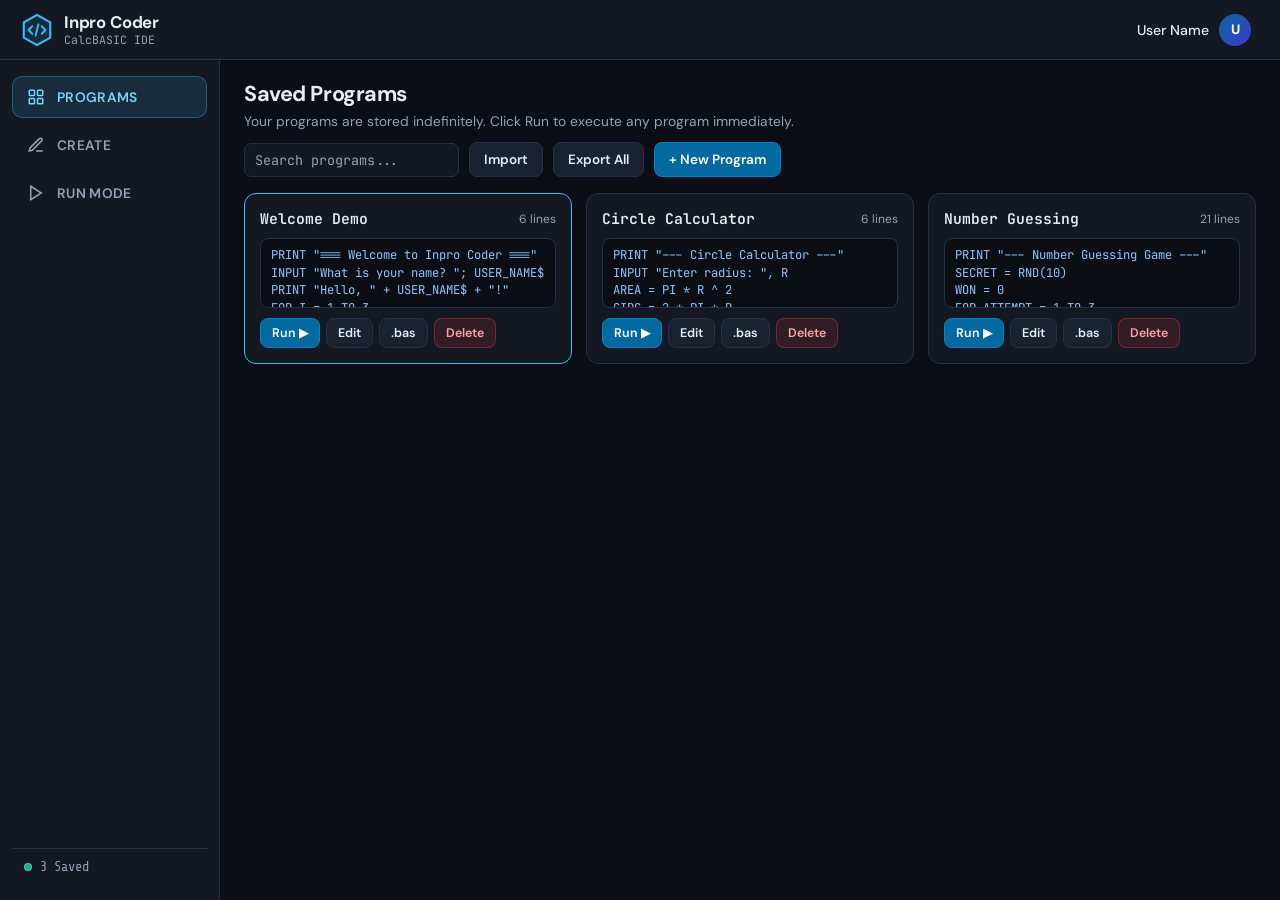
<file: inpro-coder/index.html>
<!DOCTYPE html>
<html lang="en">
<head>
  <meta charset="UTF-8">
  <meta name="viewport" content="width=device-width, initial-scale=1.0">
  <meta name="description" content="Inpro Coder — CalcBASIC Web IDE for writing, storing, exporting, and running BASIC programs.">
  <title>Inpro Coder — CalcBASIC IDE</title>
  <link rel="stylesheet" href="style.css">
</head>
<body>
  <div class="app-shell">
    <!-- Top Header -->
    <header class="top-header">
      <div class="brand">
        <svg class="brand-hex" viewBox="0 0 36 36" fill="none" aria-hidden="true">
          <polygon points="18,2 32,10 32,26 18,34 4,26 4,10" stroke="currentColor" stroke-width="2.2" fill="rgba(56, 189, 248, 0.12)" />
          <path d="M13 14l-4 4 4 4M23 14l4 4-4 4M19.5 12l-3 12" stroke="currentColor" stroke-width="2" stroke-linecap="round" stroke-linejoin="round" />
        </svg>
        <div class="brand-text">
          <span class="brand-name">Inpro Coder</span>
          <span class="brand-sub">CalcBASIC IDE</span>
        </div>
      </div>

      <div class="user-menu-wrap">
        <button class="user-trigger" id="userTrigger" aria-expanded="false" aria-haspopup="true">
          <span class="user-name" id="userName">User Name</span>
          <span class="user-avatar" aria-hidden="true">U</span>
        </button>
        <div class="user-dropdown" id="userDropdown" hidden>
          <div class="dropdown-meta">Local Workspace <span class="badge-soon">Auth Pending</span></div>
          <button class="dropdown-item danger" id="btnLogout">Logout</button>
        </div>
      </div>
    </header>

    <!-- Body Grid -->
    <div class="app-body">
      <aside class="sidebar" aria-label="Main Navigation">
        <nav class="nav-list">
          <button class="nav-btn active" data-view="programs" id="navPrograms">
            <svg width="18" height="18" viewBox="0 0 24 24" fill="none" stroke="currentColor" stroke-width="2"><rect x="3" y="3" width="7" height="7" rx="1"/><rect x="14" y="3" width="7" height="7" rx="1"/><rect x="3" y="14" width="7" height="7" rx="1"/><rect x="14" y="14" width="7" height="7" rx="1"/></svg>
            <span>PROGRAMS</span>
          </button>
          <button class="nav-btn" data-view="create" id="navCreate">
            <svg width="18" height="18" viewBox="0 0 24 24" fill="none" stroke="currentColor" stroke-width="2"><path d="M12 20h9"/><path d="M16.5 3.5a2.121 2.121 0 0 1 3 3L7 19l-4 1 1-4L16.5 3.5z"/></svg>
            <span>CREATE</span>
          </button>
          <button class="nav-btn" data-view="run" id="navRun">
            <svg width="18" height="18" viewBox="0 0 24 24" fill="none" stroke="currentColor" stroke-width="2"><polygon points="5 3 19 12 5 21 5 3"/></svg>
            <span>RUN MODE</span>
          </button>
        </nav>

        <div class="sidebar-footer">
          <div class="status-mini">
            <span class="dot-online"></span>
            <span id="sidebarCount">3 Saved</span>
          </div>
        </div>
      </aside>

      <main class="workspace">
        <!-- VIEW 1: PROGRAMS -->
        <section class="view active" id="view-programs">
          <div class="view-header">
            <div>
              <h1>Saved Programs</h1>
              <p class="view-desc">Your programs are stored indefinitely. Click Run to execute any program immediately.</p>
            </div>
            <div class="view-actions">
              <input type="search" id="programSearch" class="text-input" placeholder="Search programs...">
              <label class="btn secondary file-btn">
                Import
                <input type="file" id="fileImportInput" accept=".bas,.txt,.json" hidden>
              </label>
              <button class="btn secondary" id="btnDownloadAll">Export All</button>
              <button class="btn primary" id="btnNewProgram">+ New Program</button>
            </div>
          </div>

          <div class="cards-grid" id="programsGrid"></div>
        </section>

        <!-- VIEW 2: CREATE -->
        <section class="view" id="view-create">
          <div class="create-toolbar">
            <div class="toolbar-left">
              <label class="field-inline">
                <span>Program Name</span>
                <input type="text" id="editorNameInput" class="text-input" placeholder="My Program">
              </label>
            </div>
            <div class="toolbar-right">
              <button class="btn secondary" id="btnEditorClear">Clear</button>
              <button class="btn secondary" id="btnEditorSave">Save</button>
              <button class="btn primary" id="btnEditorSaveRun">Save &amp; Run ▶</button>
            </div>
          </div>

          <div class="snippet-bar">
            <span class="snippet-label">Insert:</span>
            <button class="chip" data-insert=" → ">→</button>
            <button class="chip" data-insert="^">^</button>
            <button class="chip" data-insert=" <> ">&lt;&gt;</button>
            <button class="chip" data-insert='PRINT ""'>PRINT</button>
            <button class="chip" data-insert='INPUT "Value: ", X'>INPUT</button>
            <button class="chip" data-insert="FOR I = 1 TO 5&#10;    PRINT I&#10;NEXT I">FOR...NEXT</button>
            <button class="chip" data-insert="IF X > 0 THEN&#10;    PRINT X&#10;ELSE&#10;    PRINT 0&#10;END IF">IF...ELSE</button>
          </div>

          <div class="editor-container">
            <div class="line-gutter" id="lineGutter" aria-hidden="true">1</div>
            <textarea id="codeEditor" class="code-textarea" spellcheck="false" placeholder="Write CalcBASIC code here...&#10;Example:&#10;PRINT &quot;Hello Inpro Coder!&quot;&#10;INPUT &quot;Enter number: &quot;, N&#10;PRINT SQRT(N)"></textarea>
          </div>
        </section>

        <!-- VIEW 3: RUN MODE -->
        <section class="view" id="view-run">
          <div class="run-toolbar">
            <div class="toolbar-left">
              <label class="field-inline">
                <span>Program</span>
                <select id="runProgramSelect" class="select-input"></select>
              </label>
              <button class="btn primary" id="btnRunStart">RUN ▶</button>
              <button class="btn danger" id="btnRunStop" disabled>STOP ■</button>
              <button class="btn secondary" id="btnRunClear">Clear Console</button>
            </div>
            <div class="toolbar-right">
              <button class="btn secondary" id="btnToggleVars">Variables (0)</button>
            </div>
          </div>

          <div class="run-layout">
            <div class="console-panel">
              <div class="casio-status-strip">
                <span id="runStatusText">READY</span>
                <span id="runStateBadge" class="state-badge idle">IDLE</span>
              </div>

              <div class="console-output" id="consoleOutput" aria-live="polite"></div>

              <form class="console-input-bar" id="consoleInputForm">
                <span class="prompt-chevron" id="inputPromptLabel">&gt;</span>
                <input type="text" id="consoleInput" class="console-input" placeholder='Type INPUT response or quick expression (e.g. PRINT 2+2, SQRT(16))...' autocomplete="off">
                <button type="submit" class="btn primary" id="btnConsoleSubmit">EXE</button>
              </form>
            </div>

            <aside class="vars-panel" id="varsPanel" hidden>
              <div class="vars-header">
                <h2>Variables</h2>
                <button class="icon-close" id="btnCloseVars" aria-label="Close Variables">✕</button>
              </div>
              <div class="vars-list" id="varsList">
                <div class="muted">No variables set yet.</div>
              </div>
            </aside>
          </div>
        </section>
      </main>
    </div>
  </div>

  <div class="toast" id="toast" role="status" aria-live="polite"></div>

  <script src="engine.js"></script>
  <script src="app.js"></script>
</body>
</html>
</file>
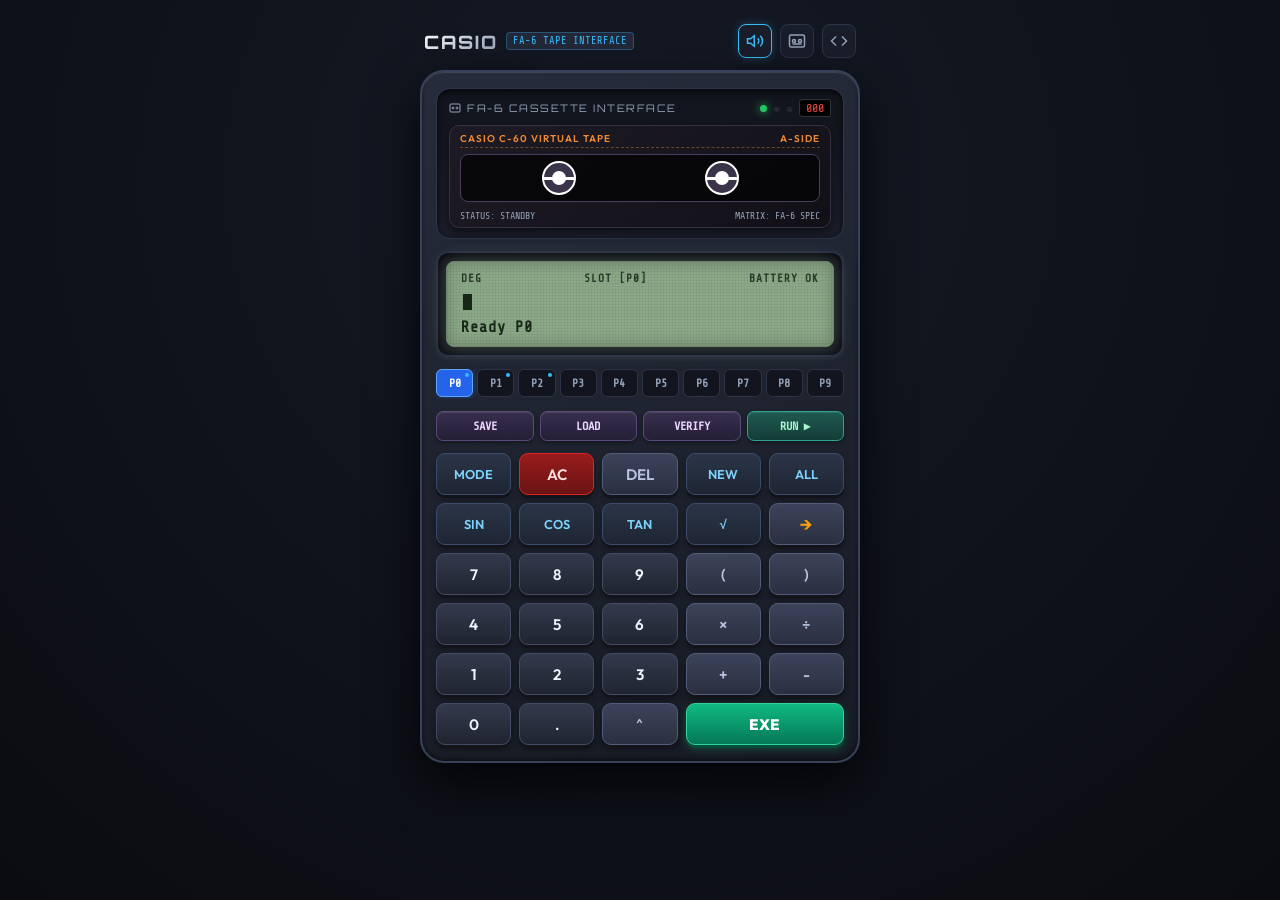
<file: web/index.html>
<!DOCTYPE html>
<html lang="en">
<head>
  <meta charset="UTF-8">
  <meta name="viewport" content="width=device-width, initial-scale=1.0, maximum-scale=1.0, user-scalable=no">
  <meta name="description" content="Interactive web mobile simulator for the vintage Casio BASIC pocket computer, program areas P0-P9, and FA-6 cassette tape interface.">
  <title>Casio FX Pocket Computer & FA-6 Tape Deck</title>
  <link rel="stylesheet" href="style.css">
</head>
<body>

  <!-- App Header & Controls -->
  <header class="app-header">
    <div class="brand-badge">
      <h1 class="brand-title">CASIO</h1>
      <span class="model-tag">FA-6 TAPE INTERFACE</span>
    </div>
    <div class="header-actions">
      <button id="btnSoundToggle" class="icon-btn active" title="Toggle Sound (Audio Synthesizer)" aria-label="Toggle Sound">
        <svg width="18" height="18" viewBox="0 0 24 24" fill="none" stroke="currentColor" stroke-width="2">
          <polygon points="11 5 6 9 2 9 2 15 6 15 11 19 11 5"></polygon>
          <path d="M19.07 4.93a10 10 0 0 1 0 14.14M15.54 8.46a5 5 0 0 1 0 7.07"></path>
        </svg>
      </button>
      <button id="btnTapeLibrary" class="icon-btn" title="View Saved Cassette Tapes" aria-label="Tape Library">
        <svg width="18" height="18" viewBox="0 0 24 24" fill="none" stroke="currentColor" stroke-width="2">
          <rect x="2" y="4" width="20" height="16" rx="2"></rect>
          <circle cx="8" cy="12" r="2"></circle>
          <circle cx="16" cy="12" r="2"></circle>
          <path d="M6 16h12"></path>
        </svg>
      </button>
      <button id="btnCodeEditor" class="icon-btn" title="Open Program Editor" aria-label="Program Editor">
        <svg width="18" height="18" viewBox="0 0 24 24" fill="none" stroke="currentColor" stroke-width="2">
          <polyline points="16 18 22 12 16 6"></polyline>
          <polyline points="8 6 2 12 8 18"></polyline>
        </svg>
      </button>
    </div>
  </header>

  <!-- Pocket Computer Main Device Shell -->
  <main class="device-container" id="casioDevice">

    <!-- FA-6 Cassette Tape Unit -->
    <section class="tape-dock" id="tapeDock">
      <div class="tape-dock-header">
        <div class="tape-dock-title">
          <svg width="12" height="12" viewBox="0 0 24 24" fill="none" stroke="currentColor" stroke-width="2">
            <rect x="2" y="4" width="20" height="16" rx="2"></rect>
            <circle cx="8" cy="12" r="2"></circle>
            <circle cx="16" cy="12" r="2"></circle>
          </svg>
          FA-6 CASSETTE INTERFACE
        </div>
        <div class="tape-leds">
          <div class="tape-led green on" id="ledPower" title="Power / Ready"></div>
          <div class="tape-led red" id="ledRec" title="Recording (SAVE)"></div>
          <div class="tape-led amber" id="ledPlay" title="Playing (LOAD/VERIFY)"></div>
          <div class="tape-counter" id="tapeCounter">000</div>
        </div>
      </div>

      <div class="cassette-box">
        <div class="cassette-label">
          <span>CASIO C-60 VIRTUAL TAPE</span>
          <span id="tapeActiveFileName">A-SIDE</span>
        </div>
        <div class="cassette-window">
          <div class="tape-spool" id="spoolLeft"></div>
          <div class="tape-spool" id="spoolRight"></div>
        </div>
        <div class="tape-status-bar">
          <span id="tapeModeStatus">STATUS: STANDBY</span>
          <span id="tapeCompatMode">MATRIX: FA-6 SPEC</span>
        </div>
      </div>
    </section>

    <!-- Dot Matrix LCD Screen -->
    <section class="lcd-bezel">
      <div class="lcd-screen" id="lcdScreen">
        <div class="lcd-header">
          <span id="lcdAngleMode">DEG</span>
          <span id="lcdSlotBadge">SLOT [P0]</span>
          <span id="lcdBattery">BATTERY OK</span>
        </div>
        <div class="lcd-main-line" id="lcdMainLine">
          <span id="lcdText"></span><span class="cursor-blink" id="lcdCursor"></span>
        </div>
        <div class="lcd-sub-line" id="lcdSubLine">
          <span id="lcdStatus">Ready P0</span>
          <span id="lcdExtraStatus"></span>
        </div>
      </div>
    </section>

    <!-- Program Area Slots (P0 - P9) -->
    <nav class="program-slots-bar" id="slotTabBar" aria-label="Program Area Selector">
      <button class="slot-btn active" data-slot="0" id="slotBtn0">P0</button>
      <button class="slot-btn" data-slot="1" id="slotBtn1">P1</button>
      <button class="slot-btn" data-slot="2" id="slotBtn2">P2</button>
      <button class="slot-btn" data-slot="3" id="slotBtn3">P3</button>
      <button class="slot-btn" data-slot="4" id="slotBtn4">P4</button>
      <button class="slot-btn" data-slot="5" id="slotBtn5">P5</button>
      <button class="slot-btn" data-slot="6" id="slotBtn6">P6</button>
      <button class="slot-btn" data-slot="7" id="slotBtn7">P7</button>
      <button class="slot-btn" data-slot="8" id="slotBtn8">P8</button>
      <button class="slot-btn" data-slot="9" id="slotBtn9">P9</button>
    </nav>

    <!-- Fast Action Command Toolbar -->
    <div class="quick-tape-bar">
      <button class="tape-cmd-btn" id="btnQuickSave" title="Save Active Slot">SAVE</button>
      <button class="tape-cmd-btn" id="btnQuickLoad" title="Load Program">LOAD</button>
      <button class="tape-cmd-btn" id="btnQuickVerify" title="Verify Tape Program">VERIFY</button>
      <button class="tape-cmd-btn run-btn" id="btnQuickRun" title="Run Active Program">RUN ▶</button>
    </div>

    <!-- Tactile Keypad -->
    <div class="keypad-grid" id="keypad">
      <!-- Row 1 -->
      <button class="key-btn fn" data-key="MODE">MODE</button>
      <button class="key-btn clear" data-key="AC">AC</button>
      <button class="key-btn op" data-key="DEL">DEL</button>
      <button class="key-btn fn" data-key="NEW">NEW</button>
      <button class="key-btn fn" data-key="ALL">ALL</button>

      <!-- Row 2 -->
      <button class="key-btn fn" data-key="SIN">SIN</button>
      <button class="key-btn fn" data-key="COS">COS</button>
      <button class="key-btn fn" data-key="TAN">TAN</button>
      <button class="key-btn fn" data-key="SQR">√</button>
      <button class="key-btn op arrow" data-key="→">→</button>

      <!-- Row 3 -->
      <button class="key-btn" data-key="7">7</button>
      <button class="key-btn" data-key="8">8</button>
      <button class="key-btn" data-key="9">9</button>
      <button class="key-btn op" data-key="(">(</button>
      <button class="key-btn op" data-key=")">)</button>

      <!-- Row 4 -->
      <button class="key-btn" data-key="4">4</button>
      <button class="key-btn" data-key="5">5</button>
      <button class="key-btn" data-key="6">6</button>
      <button class="key-btn op" data-key="*">×</button>
      <button class="key-btn op" data-key="/">÷</button>

      <!-- Row 5 -->
      <button class="key-btn" data-key="1">1</button>
      <button class="key-btn" data-key="2">2</button>
      <button class="key-btn" data-key="3">3</button>
      <button class="key-btn op" data-key="+">+</button>
      <button class="key-btn op" data-key="-">-</button>

      <!-- Row 6 -->
      <button class="key-btn" data-key="0">0</button>
      <button class="key-btn" data-key=".">.</button>
      <button class="key-btn op" data-key="^">^</button>
      <button class="key-btn exe" data-key="EXE" id="keyExe">EXE</button>
    </div>

  </main>

  <!-- Modal: Program Code Editor -->
  <div class="modal-overlay" id="modalEditor">
    <div class="modal-sheet">
      <div class="modal-header">
        <h2 class="modal-title" id="editorTitle">PROGRAM AREA P0</h2>
        <button class="icon-btn" id="btnCloseEditor">✕</button>
      </div>
      <div class="modal-content">
        <p style="font-size: 0.75rem; color: #94a3b8;">Enter line-numbered BASIC program or select a pre-made sample:</p>
        
        <div class="presets-grid">
          <span style="font-size: 0.72rem; color: #94a3b8; align-self: center;">Samples:</span>
          <button class="preset-chip" data-sample="counter">P0: 1-10 Counter</button>
          <button class="preset-chip" data-sample="math">P1: Circle Area</button>
          <button class="preset-chip" data-sample="quadratic">P2: Quadratic Solver</button>
        </div>

        <textarea class="code-editor-area" id="txtProgramEditor" placeholder="10 PRINT &quot;HELLO WORLD&quot;&#10;20 A = 10 + 20&#10;30 PRINT A"></textarea>

        <div class="btn-row">
          <button class="action-btn secondary" id="btnClearSlotCode">Clear Slot</button>
          <button class="action-btn primary" id="btnSaveSlotCode">Save to Slot</button>
        </div>
      </div>
    </div>
  </div>

  <!-- Modal: Virtual Tape Library -->
  <div class="modal-overlay" id="modalTapeLibrary">
    <div class="modal-sheet">
      <div class="modal-header">
        <h2 class="modal-title">FA-6 TAPE LIBRARY</h2>
        <button class="icon-btn" id="btnCloseTapeLibrary">✕</button>
      </div>
      <div class="modal-content">
        <p style="font-size: 0.75rem; color: #94a3b8;">Saved records on virtual cassette tape (LocalStorage):</p>
        <div id="tapeRecordsList" style="display: flex; flex-direction: column; gap: 8px;">
          <!-- Dynamically populated -->
        </div>
        <div class="btn-row" style="margin-top: 8px;">
          <button class="action-btn danger" id="btnEraseTape">Erase Tape</button>
        </div>
      </div>
    </div>
  </div>

  <!-- Scripts -->
  <script src="audio.js"></script>
  <script src="memory_manager.js"></script>
  <script src="tape_manager.js"></script>
  <script src="interpreter.js"></script>
  <script src="app.js"></script>
</body>
</html>
</file>
<file: inpro-coder/style.css>
@import url('https://fonts.googleapis.com/css2?family=DM+Sans:ital,opsz,wght@0,9..40,400..700;1,9..40,400..700&family=JetBrains+Mono:wght@400;500;600&family=Share+Tech+Mono&display=swap');

:root {
  --bg: #0b0e14;
  --surface: #131822;
  --surface-2: #1a2130;
  --border: #263147;
  --text: #e6edf7;
  --muted: #94a3b8;
  --accent: #38bdf8;
  --accent-strong: #0369a1;
  --accent-hover: #075985;
  --green: #10b981;
  --red: #ef4444;
  --amber: #f59e0b;
  --lcd-bg: #8ba888;
  --lcd-fg: #182618;
  --font-ui: 'DM Sans', -apple-system, BlinkMacSystemFont, sans-serif;
  --font-code: 'JetBrains Mono', monospace;
  --font-lcd: 'Share Tech Mono', monospace;
  --ease-apple: cubic-bezier(0.22, 1, 0.36, 1);
  --shadow-elevated: 0 12px 32px rgba(0, 0, 0, 0.45), 0 2px 6px rgba(0, 0, 0, 0.3);
}

* {
  box-sizing: border-box;
  margin: 0;
  padding: 0;
}

[hidden] {
  display: none !important;
}

::selection {
  background: rgba(56, 189, 248, 0.28);
  color: #ffffff;
}

::placeholder {
  color: var(--muted);
  opacity: 1;
}

::-webkit-scrollbar {
  width: 8px;
  height: 8px;
}

::-webkit-scrollbar-track {
  background: transparent;
}

::-webkit-scrollbar-thumb {
  background: #2b364d;
  border-radius: 999px;
}

::-webkit-scrollbar-thumb:hover {
  background: #3b4968;
}

:focus-visible {
  outline: 2px solid var(--accent);
  outline-offset: 2px;
}

body {
  background: var(--bg);
  color: var(--text);
  font-family: var(--font-ui);
  height: 100vh;
  height: 100dvh;
  overflow: hidden;
  -webkit-font-smoothing: antialiased;
}

.app-shell {
  display: flex;
  flex-direction: column;
  height: 100vh;
  height: 100dvh;
}

/* Header */
.top-header {
  height: 60px;
  background: var(--surface);
  border-bottom: 1px solid var(--border);
  padding: 0 20px;
  display: flex;
  align-items: center;
  justify-content: space-between;
  gap: 16px;
  flex-shrink: 0;
}

.brand {
  display: flex;
  align-items: center;
  gap: 10px;
}

.brand-hex {
  width: 34px;
  height: 34px;
  color: var(--accent);
  flex-shrink: 0;
}

.brand-text {
  display: flex;
  flex-direction: column;
  line-height: 1.15;
}

.brand-name {
  font-weight: 700;
  font-size: 1.05rem;
  letter-spacing: -0.01em;
}

.brand-sub {
  font-size: 0.72rem;
  color: var(--muted);
  font-family: var(--font-code);
}

.user-menu-wrap {
  position: relative;
}

.user-trigger {
  display: flex;
  align-items: center;
  gap: 10px;
  background: transparent;
  border: 1px solid transparent;
  color: var(--text);
  padding: 4px 8px;
  border-radius: 10px;
  cursor: pointer;
  font-family: var(--font-ui);
  transition: background-color 160ms var(--ease-apple), border-color 160ms var(--ease-apple), transform 120ms var(--ease-apple);
}

.user-trigger:hover {
  background: var(--surface-2);
  border-color: var(--border);
}

.user-trigger:active {
  transform: scale(0.97);
}

.user-name {
  font-size: 0.88rem;
  font-weight: 500;
}

.user-avatar {
  width: 32px;
  height: 32px;
  border-radius: 50%;
  background: linear-gradient(135deg, #0369a1, #4338ca);
  color: #ffffff;
  display: flex;
  align-items: center;
  justify-content: center;
  font-weight: 700;
  font-size: 0.85rem;
}

.user-dropdown {
  position: absolute;
  right: 0;
  top: calc(100% + 6px);
  width: 220px;
  background: var(--surface-2);
  border: 1px solid var(--border);
  border-radius: 10px;
  padding: 6px;
  box-shadow: var(--shadow-elevated);
  z-index: 50;
  transform-origin: top right;
  animation: popIn 180ms var(--ease-apple);
}

@keyframes popIn {
  from {
    opacity: 0;
    transform: translateY(-4px) scale(0.97);
  }

  to {
    opacity: 1;
    transform: translateY(0) scale(1);
  }
}

.dropdown-meta {
  padding: 8px 10px;
  font-size: 0.75rem;
  color: var(--muted);
  border-bottom: 1px solid var(--border);
  display: flex;
  justify-content: space-between;
  align-items: center;
  margin-bottom: 4px;
}

.badge-soon {
  background: rgba(245, 158, 11, 0.16);
  color: #fcd34d;
  padding: 2px 7px;
  border-radius: 4px;
  font-size: 0.72rem;
  font-weight: 500;
}

.dropdown-item {
  width: 100%;
  text-align: left;
  background: transparent;
  border: none;
  padding: 8px 10px;
  border-radius: 6px;
  color: var(--text);
  cursor: pointer;
  font-size: 0.85rem;
  transition: background-color 140ms var(--ease-apple);
}

.dropdown-item:hover {
  background: rgba(255, 255, 255, 0.06);
}

.dropdown-item.danger {
  color: #fca5a5;
}

/* Body Layout */
.app-body {
  display: flex;
  flex: 1;
  min-height: 0;
}

.sidebar {
  width: 220px;
  background: var(--surface);
  border-right: 1px solid var(--border);
  display: flex;
  flex-direction: column;
  justify-content: space-between;
  padding: 16px 12px;
  flex-shrink: 0;
}

.nav-list {
  display: flex;
  flex-direction: column;
  gap: 6px;
}

.nav-btn {
  display: flex;
  align-items: center;
  gap: 12px;
  padding: 11px 14px;
  border-radius: 10px;
  border: 1px solid transparent;
  background: transparent;
  color: var(--muted);
  font-family: var(--font-ui);
  font-size: 0.86rem;
  font-weight: 600;
  letter-spacing: 0.3px;
  cursor: pointer;
  transition: background-color 180ms var(--ease-apple), color 180ms var(--ease-apple), border-color 180ms var(--ease-apple), transform 120ms var(--ease-apple);
  text-align: left;
}

.nav-btn:hover {
  background: var(--surface-2);
  color: var(--text);
}

.nav-btn:active {
  transform: scale(0.98);
}

.nav-btn.active {
  background: rgba(56, 189, 248, 0.12);
  border-color: rgba(56, 189, 248, 0.35);
  color: #7dd3fc;
}

.sidebar-footer {
  padding: 10px 12px;
  border-top: 1px solid var(--border);
  font-family: var(--font-lcd);
  font-size: 0.85rem;
  color: var(--muted);
}

.status-mini {
  display: flex;
  align-items: center;
  gap: 8px;
  font-variant-numeric: tabular-nums;
}

.dot-online {
  width: 8px;
  height: 8px;
  border-radius: 50%;
  background: var(--green);
  border: 1px solid rgba(255, 255, 255, 0.25);
}

/* Main Workspace */
.workspace {
  flex: 1;
  min-width: 0;
  padding: 20px 24px;
  overflow-y: auto;
  display: flex;
  flex-direction: column;
}

.view {
  display: none;
  flex-direction: column;
  flex: 1;
  min-height: 0;
  gap: 16px;
}

.view.active {
  display: flex;
  animation: viewEnter 220ms var(--ease-apple);
}

@keyframes viewEnter {
  from {
    opacity: 0;
    transform: translateY(4px);
  }

  to {
    opacity: 1;
    transform: translateY(0);
  }
}

.view-header {
  display: flex;
  justify-content: space-between;
  align-items: flex-end;
  flex-wrap: wrap;
  gap: 12px;
}

.view-header h1 {
  font-size: 1.35rem;
  font-weight: 700;
  letter-spacing: -0.02em;
}

.view-desc {
  font-size: 0.86rem;
  color: var(--muted);
  margin-top: 4px;
  max-width: 65ch;
}

.view-actions {
  display: flex;
  align-items: center;
  gap: 10px;
  flex-wrap: wrap;
}

/* Buttons & Inputs */
.btn {
  padding: 8px 14px;
  border-radius: 8px;
  font-family: var(--font-ui);
  font-size: 0.84rem;
  font-weight: 600;
  cursor: pointer;
  border: 1px solid transparent;
  transition: background-color 160ms var(--ease-apple), border-color 160ms var(--ease-apple), transform 120ms var(--ease-apple);
  display: inline-flex;
  align-items: center;
  gap: 6px;
}

.btn:active:not(:disabled) {
  transform: scale(0.97);
}

.btn:disabled {
  opacity: 0.45;
  cursor: not-allowed;
}

.btn.primary {
  background: var(--accent-strong);
  color: #ffffff;
  border-color: #0284c7;
}

.btn.primary:hover:not(:disabled) {
  background: var(--accent-hover);
}

.btn.secondary {
  background: var(--surface-2);
  color: var(--text);
  border-color: var(--border);
}

.btn.secondary:hover:not(:disabled) {
  border-color: #475569;
  background: #232c40;
}

.btn.danger {
  background: rgba(239, 68, 68, 0.14);
  color: #fca5a5;
  border-color: rgba(239, 68, 68, 0.35);
}

.btn.danger:hover:not(:disabled) {
  background: rgba(239, 68, 68, 0.22);
}

.btn.sm {
  padding: 6px 11px;
  font-size: 0.78rem;
}

.select-input,
.text-input {
  background: var(--surface);
  border: 1px solid var(--border);
  color: var(--text);
  padding: 7px 10px;
  border-radius: 7px;
  font-family: var(--font-code);
  font-size: 0.84rem;
  outline: none;
  transition: border-color 160ms var(--ease-apple);
}

.select-input:focus,
.text-input:focus {
  border-color: var(--accent);
}

/* Cards Grid (Programs) */
.cards-grid {
  display: grid;
  grid-template-columns: repeat(auto-fill, minmax(275px, 1fr));
  gap: 14px;
}

.prog-card {
  background: var(--surface);
  border: 1px solid var(--border);
  border-radius: 12px;
  padding: 15px;
  display: flex;
  flex-direction: column;
  gap: 10px;
  transition: border-color 180ms var(--ease-apple), transform 180ms var(--ease-apple), box-shadow 180ms var(--ease-apple);
}

.prog-card.active-slot {
  border-color: var(--accent);
}

.prog-card:hover {
  border-color: #475569;
  transform: translateY(-2px);
  box-shadow: 0 8px 20px rgba(0, 0, 0, 0.3);
}

.prog-card-top {
  display: flex;
  justify-content: space-between;
  align-items: center;
}

.prog-title {
  display: flex;
  align-items: center;
  gap: 8px;
  font-family: var(--font-code);
  font-weight: 600;
  font-size: 0.92rem;
}

.prog-meta {
  font-size: 0.75rem;
  color: var(--muted);
  font-variant-numeric: tabular-nums;
}

.prog-preview {
  background: var(--bg);
  border: 1px solid var(--border);
  border-radius: 8px;
  padding: 8px 10px;
  font-family: var(--font-code);
  font-size: 0.76rem;
  color: #93c5fd;
  height: 70px;
  overflow: hidden;
  white-space: pre;
  line-height: 1.45;
}

.prog-preview.empty {
  color: var(--muted);
  font-style: italic;
}

.prog-card-actions {
  display: flex;
  gap: 6px;
  flex-wrap: wrap;
}

.panel-card {
  background: var(--surface);
  border: 1px solid var(--border);
  border-radius: 12px;
  padding: 18px;
}

/* Create View */
.create-toolbar,
.run-toolbar {
  display: flex;
  justify-content: space-between;
  align-items: center;
  flex-wrap: wrap;
  gap: 10px;
  background: var(--surface);
  border: 1px solid var(--border);
  padding: 10px 14px;
  border-radius: 10px;
}

.toolbar-left,
.toolbar-right {
  display: flex;
  align-items: center;
  gap: 10px;
  flex-wrap: wrap;
}

.field-inline {
  display: flex;
  align-items: center;
  gap: 8px;
  font-size: 0.84rem;
  color: var(--muted);
}

.snippet-bar {
  display: flex;
  align-items: center;
  gap: 6px;
  flex-wrap: wrap;
}

.snippet-label {
  font-size: 0.78rem;
  color: var(--muted);
  margin-right: 4px;
}

.chip {
  background: var(--surface-2);
  border: 1px solid var(--border);
  color: #7dd3fc;
  font-family: var(--font-code);
  font-size: 0.75rem;
  padding: 5px 10px;
  border-radius: 6px;
  cursor: pointer;
  transition: background-color 140ms var(--ease-apple), border-color 140ms var(--ease-apple), transform 110ms var(--ease-apple);
}

.chip:hover {
  background: rgba(56, 189, 248, 0.14);
  border-color: var(--accent);
}

.chip:active {
  transform: scale(0.95);
}

.editor-container {
  flex: 1;
  min-height: 280px;
  display: flex;
  background: #090c12;
  border: 1px solid var(--border);
  border-radius: 10px;
  overflow: hidden;
  transition: border-color 160ms var(--ease-apple);
}

.editor-container:focus-within {
  border-color: var(--accent);
}

.line-gutter {
  width: 46px;
  background: var(--surface);
  border-right: 1px solid var(--border);
  padding: 12px 8px;
  text-align: right;
  font-family: var(--font-code);
  font-size: 0.86rem;
  line-height: 1.55;
  font-variant-numeric: tabular-nums;
  color: var(--muted);
  user-select: none;
  overflow: hidden;
}

.code-textarea {
  flex: 1;
  background: transparent;
  border: none;
  color: #e2e8f0;
  caret-color: var(--accent);
  padding: 12px 14px;
  font-family: var(--font-code);
  font-size: 0.86rem;
  line-height: 1.55;
  resize: none;
  outline: none;
  tab-size: 4;
}

.muted {
  font-size: 0.78rem;
  color: var(--muted);
}

/* Run Mode */
.run-layout {
  flex: 1;
  min-height: 0;
  display: flex;
  gap: 14px;
}

.console-panel {
  flex: 1;
  min-width: 0;
  display: flex;
  flex-direction: column;
  background: #090c12;
  border: 1px solid var(--border);
  border-radius: 10px;
  overflow: hidden;
}

.casio-status-strip {
  background: var(--lcd-bg);
  color: var(--lcd-fg);
  font-family: var(--font-lcd);
  padding: 7px 14px;
  display: flex;
  justify-content: space-between;
  align-items: center;
  font-weight: 700;
  font-size: 0.95rem;
}

.state-badge {
  font-family: var(--font-code);
  font-size: 0.72rem;
  padding: 2px 8px;
  border-radius: 4px;
  background: rgba(24, 38, 24, 0.16);
}

.console-output {
  flex: 1;
  padding: 14px;
  overflow-y: auto;
  font-family: var(--font-code);
  font-size: 0.86rem;
  line-height: 1.55;
  display: flex;
  flex-direction: column;
  gap: 4px;
}

.log-line {
  white-space: pre-wrap;
  word-break: break-word;
}

.log-line.output {
  color: #e2e8f0;
}

.log-line.input-echo {
  color: #7dd3fc;
}

.log-line.system {
  color: var(--muted);
  font-style: italic;
}

.log-line.error {
  color: #fca5a5;
}

.console-input-bar {
  display: flex;
  align-items: center;
  gap: 8px;
  padding: 10px 12px;
  background: var(--surface);
  border-top: 1px solid var(--border);
  transition: background-color 180ms var(--ease-apple), border-color 180ms var(--ease-apple);
}

.console-input-bar.awaiting-input {
  border-top-color: var(--amber);
  background: rgba(245, 158, 11, 0.08);
}

.prompt-chevron {
  font-family: var(--font-code);
  color: var(--accent);
  font-weight: 700;
}

.console-input {
  flex: 1;
  background: transparent;
  border: none;
  color: var(--text);
  caret-color: var(--accent);
  font-family: var(--font-code);
  font-size: 0.88rem;
  outline: none;
}

.vars-panel {
  width: 240px;
  background: var(--surface);
  border: 1px solid var(--border);
  border-radius: 10px;
  padding: 12px;
  display: flex;
  flex-direction: column;
  gap: 10px;
  overflow-y: auto;
  animation: popIn 180ms var(--ease-apple);
}

.vars-header {
  display: flex;
  justify-content: space-between;
  align-items: center;
}

.vars-header h2 {
  font-size: 0.9rem;
  font-weight: 600;
}

.icon-close {
  background: none;
  border: none;
  color: var(--muted);
  cursor: pointer;
  font-size: 1rem;
  padding: 2px 6px;
  border-radius: 4px;
}

.icon-close:hover {
  color: var(--text);
  background: var(--surface-2);
}

.var-row {
  display: flex;
  justify-content: space-between;
  font-family: var(--font-code);
  font-size: 0.8rem;
  font-variant-numeric: tabular-nums;
  padding: 6px 8px;
  background: var(--surface-2);
  border-radius: 6px;
}

.var-k {
  color: #7dd3fc;
}

.var-v {
  color: #a7f3d0;
}

/* Toast */
.toast {
  position: fixed;
  bottom: 20px;
  right: 20px;
  background: var(--surface-2);
  border: 1px solid var(--border);
  box-shadow: var(--shadow-elevated);
  color: var(--text);
  padding: 10px 16px;
  border-radius: 10px;
  font-size: 0.84rem;
  opacity: 0;
  pointer-events: none;
  transform: translateY(8px) scale(0.98);
  transition: opacity 200ms var(--ease-apple), transform 200ms var(--ease-apple);
  z-index: 100;
}

.toast.show {
  opacity: 1;
  transform: translateY(0) scale(1);
}

/* Mobile Responsive */
@media (max-width: 768px) {
  .top-header {
    height: 54px;
    padding: 0 12px;
    gap: 8px;
  }

  .brand-hex {
    width: 28px;
    height: 28px;
  }

  .brand-name {
    font-size: 0.96rem;
  }

  .user-name {
    display: none;
  }

  .app-body {
    flex-direction: column-reverse;
  }

  .sidebar {
    width: 100%;
    border-right: none;
    border-top: 1px solid var(--border);
    padding: 6px 8px calc(6px + env(safe-area-inset-bottom));
  }

  .sidebar-footer {
    display: none;
  }

  .nav-list {
    flex-direction: row;
    justify-content: space-around;
    gap: 4px;
  }

  .nav-btn {
    flex-direction: column;
    gap: 3px;
    padding: 6px 8px;
    font-size: 0.72rem;
    flex: 1;
    align-items: center;
  }

  .workspace {
    padding: 12px;
  }

  .view {
    gap: 12px;
  }

  .view-header h1 {
    font-size: 1.15rem;
  }

  .view-actions {
    width: 100%;
    display: grid;
    grid-template-columns: repeat(3, 1fr);
    gap: 8px;
  }

  #programSearch {
    grid-column: 1 / -1;
    width: 100%;
  }

  .view-actions .btn {
    justify-content: center;
    padding: 8px 6px;
    font-size: 0.8rem;
  }

  .cards-grid {
    grid-template-columns: 1fr;
    gap: 10px;
  }

  .create-toolbar,
  .run-toolbar {
    padding: 10px;
    gap: 8px;
  }

  .toolbar-left,
  .toolbar-right {
    width: 100%;
    gap: 8px;
  }

  .field-inline {
    flex: 1 1 100%;
    width: 100%;
    min-width: 0;
  }

  .field-inline span {
    flex-shrink: 0;
  }

  .field-inline .text-input,
  .field-inline .select-input {
    flex: 1;
    min-width: 0;
    width: 100%;
  }

  .toolbar-right .btn,
  .run-toolbar .btn {
    flex: 1;
    justify-content: center;
    white-space: nowrap;
    padding: 8px 8px;
    font-size: 0.78rem;
  }

  .snippet-bar {
    flex-wrap: nowrap;
    overflow-x: auto;
    padding-bottom: 4px;
    scrollbar-width: none;
  }

  .snippet-bar::-webkit-scrollbar {
    display: none;
  }

  .chip {
    flex-shrink: 0;
  }

  .line-gutter {
    width: 36px;
    padding: 10px 6px;
    font-size: 0.8rem;
  }

  .code-textarea {
    padding: 10px;
    font-size: 0.82rem;
  }

  .vars-panel {
    position: fixed;
    left: 12px;
    right: 12px;
    bottom: 72px;
    top: auto;
    width: auto;
    max-height: 48dvh;
    z-index: 40;
    box-shadow: var(--shadow-elevated);
  }

  .toast {
    left: 12px;
    right: 12px;
    bottom: 74px;
    text-align: center;
  }
}

@media (prefers-reduced-motion: reduce) {

  *,
  *::before,
  *::after {
    animation-duration: 0.01ms !important;
    transition-duration: 0.01ms !important;
  }
}
</file>
<file: web/style.css>
/* 
 * Casio FX Pocket Computer & FA-6 Virtual Tape Deck
 * Ultra-tactile Retro-Modern Design System
 */

@import url('https://fonts.googleapis.com/css2?family=Fira+Code:wght@400;600&family=Orbitron:wght@500;700;900&family=Outfit:wght@400;500;600;700&family=Share+Tech+Mono&display=swap');

:root {
  --bg-deep: #0a0c10;
  --bg-surface: #12151e;
  --bg-elevated: #1a1e2b;
  --chassis-main: #1e222d;
  --chassis-border: #2e3447;
  --chassis-shadow: rgba(0, 0, 0, 0.6);
  --metal-highlight: #3d455c;

  /* LCD Styling */
  --lcd-bg: #8ba888;
  --lcd-glow: rgba(139, 168, 136, 0.35);
  --lcd-pixel: #182618;
  --lcd-faint: rgba(24, 38, 24, 0.12);

  /* Button Colors */
  --key-num: #282d3c;
  --key-num-text: #f0f3fa;
  --key-op: #353b4e;
  --key-op-text: #b8c4e0;
  --key-accent: #e06c35;
  --key-exe: #288c7d;
  --key-exe-glow: rgba(40, 140, 125, 0.4);
  --key-tape: #453860;
  --key-tape-border: #6a5894;

  /* Tape Colors */
  --tape-body: #1c1a24;
  --tape-label: #2c253b;
  --tape-accent: #f28b30;
  --tape-reel: #e2e8f0;

  --accent-cyan: #38bdf8;
  --accent-amber: #fbbf24;
  --accent-red: #ef4444;

  --font-lcd: 'Share Tech Mono', monospace;
  --font-logo: 'Orbitron', sans-serif;
  --font-ui: 'Outfit', sans-serif;
  --font-code: 'Fira Code', monospace;
}

* {
  box-sizing: border-box;
  margin: 0;
  padding: 0;
  -webkit-tap-highlight-color: transparent;
  user-select: none;
}

body {
  background: radial-gradient(circle at 50% 20%, #151a26 0%, var(--bg-deep) 100%);
  color: #e2e8f0;
  font-family: var(--font-ui);
  min-height: 100vh;
  display: flex;
  flex-direction: column;
  align-items: center;
  justify-content: flex-start;
  padding: 24px 12px 36px;
  overflow-x: hidden;
}

/* App Header */
.app-header {
  width: 100%;
  max-width: 440px;
  display: flex;
  align-items: center;
  justify-content: space-between;
  margin-bottom: 12px;
  padding: 0 4px;
}

.brand-badge {
  display: flex;
  align-items: center;
  gap: 8px;
}

.brand-title {
  font-family: var(--font-logo);
  font-size: 1.15rem;
  font-weight: 800;
  letter-spacing: 2px;
  background: linear-gradient(135deg, #ffffff 0%, #94a3b8 100%);
  -webkit-background-clip: text;
  -webkit-text-fill-color: transparent;
}

.model-tag {
  font-size: 0.65rem;
  font-family: var(--font-lcd);
  background: #23293a;
  color: var(--accent-cyan);
  padding: 2px 6px;
  border-radius: 4px;
  border: 1px solid rgba(56, 189, 248, 0.3);
}

.header-actions {
  display: flex;
  gap: 8px;
}

.icon-btn {
  background: var(--bg-elevated);
  border: 1px solid var(--chassis-border);
  color: #94a3b8;
  width: 34px;
  height: 34px;
  border-radius: 8px;
  display: flex;
  align-items: center;
  justify-content: center;
  cursor: pointer;
  transition: all 0.15s ease;
}

.icon-btn:hover {
  background: var(--metal-highlight);
  color: #fff;
  border-color: #64748b;
}

.icon-btn.active {
  color: var(--accent-cyan);
  border-color: var(--accent-cyan);
  box-shadow: 0 0 10px rgba(56, 189, 248, 0.25);
}

/* Device Shell */
.device-container {
  width: 100%;
  max-width: 440px;
  background: linear-gradient(165deg, #262c3b 0%, #171b24 100%);
  border-radius: 24px;
  border: 2px solid #374158;
  box-shadow: 0 20px 50px rgba(0, 0, 0, 0.8),
              inset 0 1px 1px rgba(255, 255, 255, 0.15),
              inset 0 -2px 4px rgba(0, 0, 0, 0.5);
  padding: 16px 14px;
  position: relative;
  overflow: hidden;
}

/* FA-6 Virtual Tape Deck Dock */
.tape-dock {
  background: linear-gradient(180deg, #11141c 0%, #1b1e2a 100%);
  border-radius: 14px;
  border: 1px solid #2f364a;
  padding: 10px 12px;
  margin-bottom: 12px;
  box-shadow: inset 0 2px 6px rgba(0, 0, 0, 0.7);
  position: relative;
}

.tape-dock-header {
  display: flex;
  justify-content: space-between;
  align-items: center;
  margin-bottom: 8px;
}

.tape-dock-title {
  font-family: var(--font-logo);
  font-size: 0.65rem;
  letter-spacing: 1.5px;
  color: #94a3b8;
  display: flex;
  align-items: center;
  gap: 6px;
}

.tape-leds {
  display: flex;
  gap: 6px;
  align-items: center;
}

.tape-led {
  width: 7px;
  height: 7px;
  border-radius: 50%;
  background: #252834;
  box-shadow: inset 0 1px 2px rgba(0,0,0,0.8);
  transition: all 0.2s ease;
}

.tape-led.green.on {
  background: #22c55e;
  box-shadow: 0 0 8px #22c55e;
}

.tape-led.red.on {
  background: #ef4444;
  box-shadow: 0 0 8px #ef4444;
}

.tape-led.amber.on {
  background: #f59e0b;
  box-shadow: 0 0 8px #f59e0b;
}

.tape-counter {
  font-family: var(--font-lcd);
  font-size: 0.75rem;
  background: #000;
  color: #ef4444;
  padding: 1px 6px;
  border-radius: 3px;
  border: 1px solid #333;
}

/* Cassette Tape Visual Body */
.cassette-box {
  background: linear-gradient(145deg, #1e1b26 0%, #121017 100%);
  border: 1px solid #363045;
  border-radius: 10px;
  padding: 6px 10px;
  display: flex;
  flex-direction: column;
  gap: 6px;
  box-shadow: 0 4px 10px rgba(0,0,0,0.5);
}

.cassette-label {
  display: flex;
  justify-content: space-between;
  align-items: center;
  font-size: 0.62rem;
  font-weight: 600;
  letter-spacing: 1px;
  color: #f28b30;
  border-bottom: 1px dashed rgba(242, 139, 48, 0.4);
  padding-bottom: 2px;
}

.cassette-window {
  background: rgba(0, 0, 0, 0.7);
  border: 1px solid #4a3e5c;
  border-radius: 8px;
  height: 48px;
  display: flex;
  align-items: center;
  justify-content: space-around;
  padding: 0 16px;
  position: relative;
  overflow: hidden;
}

.tape-spool {
  width: 34px;
  height: 34px;
  border-radius: 50%;
  border: 2px solid #fff;
  background: #3a334a;
  position: relative;
  display: flex;
  align-items: center;
  justify-content: center;
}

.tape-spool::before {
  content: '';
  position: absolute;
  width: 14px;
  height: 14px;
  border-radius: 50%;
  background: #fff;
}

.tape-spool::after {
  content: '';
  position: absolute;
  width: 100%;
  height: 3px;
  background: #fff;
}

.tape-spool.spinning {
  animation: reelSpin 0.4s linear infinite;
}

@keyframes reelSpin {
  0% { transform: rotate(0deg); }
  100% { transform: rotate(360deg); }
}

.tape-status-bar {
  display: flex;
  justify-content: space-between;
  font-size: 0.62rem;
  font-family: var(--font-lcd);
  color: #94a3b8;
  margin-top: 2px;
}

/* Casio Dot Matrix LCD Display */
.lcd-bezel {
  background: #141720;
  border: 2px solid #282f42;
  border-radius: 12px;
  padding: 8px;
  margin-bottom: 12px;
  box-shadow: inset 0 2px 8px rgba(0, 0, 0, 0.8),
              0 2px 4px rgba(255, 255, 255, 0.05);
}

.lcd-screen {
  background: var(--lcd-bg);
  color: var(--lcd-pixel);
  font-family: var(--font-lcd);
  padding: 10px 14px;
  border-radius: 8px;
  border: 1px solid #6b8668;
  box-shadow: inset 0 0 15px rgba(0, 0, 0, 0.25),
              0 0 20px var(--lcd-glow);
  position: relative;
  min-height: 86px;
  display: flex;
  flex-direction: column;
  justify-content: space-between;
  overflow: hidden;
}

/* Dot matrix pixel texture overlay */
.lcd-screen::after {
  content: " ";
  position: absolute;
  top: 0; left: 0; right: 0; bottom: 0;
  background: linear-gradient(rgba(24, 38, 24, 0.05) 50%, transparent 50%),
              linear-gradient(90deg, rgba(24, 38, 24, 0.05) 50%, transparent 50%);
  background-size: 3px 3px;
  pointer-events: none;
}

/* LCD Header Status */
.lcd-header {
  display: flex;
  justify-content: space-between;
  font-size: 0.7rem;
  font-weight: 600;
  opacity: 0.85;
  letter-spacing: 1px;
}

.lcd-main-line {
  font-size: 1.25rem;
  font-weight: 700;
  letter-spacing: 1.5px;
  min-height: 28px;
  white-space: pre;
  overflow-x: auto;
  scrollbar-width: none;
  display: flex;
  align-items: center;
}

.lcd-sub-line {
  font-size: 0.95rem;
  font-weight: 700;
  letter-spacing: 1px;
  display: flex;
  justify-content: space-between;
  align-items: center;
}

.cursor-blink {
  display: inline-block;
  width: 9px;
  height: 16px;
  background: var(--lcd-pixel);
  margin-left: 2px;
  animation: cursorBlink 1s step-start infinite;
}

@keyframes cursorBlink {
  50% { opacity: 0; }
}

/* Program Area Tabs (P0 - P9) */
.program-slots-bar {
  display: flex;
  gap: 4px;
  margin-bottom: 12px;
  overflow-x: auto;
  scrollbar-width: none;
  padding-bottom: 2px;
}

.slot-btn {
  flex: 1;
  min-width: 32px;
  height: 28px;
  background: var(--bg-surface);
  border: 1px solid var(--chassis-border);
  color: #94a3b8;
  font-family: var(--font-lcd);
  font-size: 0.72rem;
  font-weight: 600;
  border-radius: 6px;
  display: flex;
  align-items: center;
  justify-content: center;
  position: relative;
  cursor: pointer;
  transition: all 0.15s ease;
}

.slot-btn:hover {
  background: var(--metal-highlight);
  color: #fff;
}

.slot-btn.active {
  background: #2563eb;
  color: #fff;
  border-color: #60a5fa;
  box-shadow: 0 0 10px rgba(37, 99, 235, 0.4);
}

.slot-btn.has-code::after {
  content: '';
  position: absolute;
  top: 3px;
  right: 3px;
  width: 4px;
  height: 4px;
  border-radius: 50%;
  background: var(--accent-cyan);
}

/* Quick Action Toolbar (SAVE, LOAD, VERIFY, RUN) */
.quick-tape-bar {
  display: grid;
  grid-template-columns: repeat(4, 1fr);
  gap: 6px;
  margin-bottom: 12px;
}

.tape-cmd-btn {
  background: linear-gradient(180deg, #372f4d 0%, #251e36 100%);
  border: 1px solid #5a4b7a;
  color: #e9d5ff;
  font-family: var(--font-lcd);
  font-size: 0.75rem;
  font-weight: 700;
  padding: 7px 4px;
  border-radius: 7px;
  cursor: pointer;
  display: flex;
  align-items: center;
  justify-content: center;
  box-shadow: 0 2px 4px rgba(0,0,0,0.4), inset 0 1px 0 rgba(255,255,255,0.1);
  transition: all 0.1s ease;
}

.tape-cmd-btn:active {
  transform: translateY(1px);
  box-shadow: inset 0 1px 3px rgba(0,0,0,0.6);
}

.tape-cmd-btn.run-btn {
  background: linear-gradient(180deg, #1e5a51 0%, #133d37 100%);
  border-color: #2ea393;
  color: #a7f3d0;
}

/* Keypad Grid */
.keypad-grid {
  display: grid;
  grid-template-columns: repeat(5, 1fr);
  gap: 8px;
}

.key-btn {
  height: 42px;
  background: linear-gradient(180deg, #333a4c 0%, #202430 100%);
  border: 1px solid #434c64;
  color: var(--key-num-text);
  font-family: var(--font-ui);
  font-size: 0.95rem;
  font-weight: 600;
  border-radius: 9px;
  cursor: pointer;
  display: flex;
  align-items: center;
  justify-content: center;
  box-shadow: 0 3px 0 #12141a, 0 4px 6px rgba(0, 0, 0, 0.4);
  transition: all 0.08s ease;
}

.key-btn:active {
  transform: translateY(2px);
  box-shadow: 0 1px 0 #12141a, 0 2px 3px rgba(0, 0, 0, 0.5);
  background: #252a36;
}

/* Key color variations */
.key-btn.op {
  background: linear-gradient(180deg, #3c445a 0%, #2a3040 100%);
  color: var(--key-op-text);
  border-color: #535d7b;
}

.key-btn.fn {
  background: linear-gradient(180deg, #2b3548 0%, #1e2634 100%);
  color: #7dd3fc;
  font-size: 0.8rem;
  border-color: #3b4d6a;
}

.key-btn.clear {
  background: linear-gradient(180deg, #991b1b 0%, #6b1414 100%);
  border-color: #dc2626;
  color: #fee2e2;
}

.key-btn.arrow {
  color: #f59e0b;
  font-size: 1.15rem;
}

.key-btn.exe {
  background: linear-gradient(180deg, #10b981 0%, #047857 100%);
  border-color: #34d399;
  color: #ffffff;
  font-weight: 800;
  grid-column: span 2;
  box-shadow: 0 3px 0 #064e3b, 0 4px 8px rgba(16, 185, 129, 0.3);
}

.key-btn.exe:active {
  box-shadow: 0 1px 0 #064e3b;
}

/* Modals & Slide-out Drawers */
.modal-overlay {
  position: fixed;
  top: 0; left: 0; right: 0; bottom: 0;
  background: rgba(0, 0, 0, 0.75);
  backdrop-filter: blur(4px);
  display: flex;
  align-items: center;
  justify-content: center;
  z-index: 100;
  opacity: 0;
  pointer-events: none;
  transition: opacity 0.2s ease;
  padding: 16px;
}

.modal-overlay.open {
  opacity: 1;
  pointer-events: auto;
}

.modal-sheet {
  background: var(--bg-surface);
  border: 1px solid var(--chassis-border);
  border-radius: 18px;
  width: 100%;
  max-width: 420px;
  max-height: 80vh;
  display: flex;
  flex-direction: column;
  box-shadow: 0 20px 40px rgba(0, 0, 0, 0.9);
  overflow: hidden;
}

.modal-header {
  padding: 14px 16px;
  border-bottom: 1px solid var(--chassis-border);
  display: flex;
  justify-content: space-between;
  align-items: center;
}

.modal-title {
  font-family: var(--font-logo);
  font-size: 0.95rem;
  letter-spacing: 1px;
}

.modal-content {
  padding: 16px;
  overflow-y: auto;
  display: flex;
  flex-direction: column;
  gap: 12px;
}

/* Code Editor in Modal */
.code-editor-area {
  width: 100%;
  height: 200px;
  background: #090b10;
  border: 1px solid #242938;
  border-radius: 8px;
  color: #38bdf8;
  font-family: var(--font-code);
  font-size: 0.85rem;
  padding: 10px;
  resize: vertical;
  line-height: 1.4;
  outline: none;
}

.code-editor-area:focus {
  border-color: #38bdf8;
  box-shadow: 0 0 10px rgba(56, 189, 248, 0.2);
}

.btn-row {
  display: flex;
  gap: 8px;
  justify-content: flex-end;
}

.action-btn {
  padding: 8px 14px;
  border-radius: 8px;
  font-family: var(--font-ui);
  font-size: 0.85rem;
  font-weight: 600;
  cursor: pointer;
  border: 1px solid transparent;
  transition: all 0.15s ease;
}

.action-btn.primary {
  background: #2563eb;
  color: #fff;
  border-color: #3b82f6;
}

.action-btn.primary:hover {
  background: #1d4ed8;
}

.action-btn.secondary {
  background: #242938;
  color: #cbd5e1;
  border-color: #3e465d;
}

.action-btn.secondary:hover {
  background: #333a4c;
}

.action-btn.danger {
  background: #991b1b;
  color: #fee2e2;
  border-color: #dc2626;
}

/* Tape Library Card Item */
.tape-card {
  background: #181c28;
  border: 1px solid #2a3144;
  border-radius: 10px;
  padding: 10px 12px;
  display: flex;
  justify-content: space-between;
  align-items: center;
  transition: border-color 0.15s ease;
}

.tape-card:hover {
  border-color: var(--accent-cyan);
}

.tape-card-info {
  display: flex;
  flex-direction: column;
  gap: 2px;
}

.tape-card-name {
  font-family: var(--font-lcd);
  font-size: 0.95rem;
  font-weight: 700;
  color: #f28b30;
}

.tape-card-meta {
  font-size: 0.68rem;
  color: #94a3b8;
}

/* Presets pills */
.presets-grid {
  display: flex;
  flex-wrap: wrap;
  gap: 6px;
  margin-top: 4px;
}

.preset-chip {
  background: #1e2433;
  border: 1px solid #333d54;
  color: #93c5fd;
  font-size: 0.72rem;
  padding: 4px 10px;
  border-radius: 16px;
  cursor: pointer;
  transition: all 0.15s ease;
}

.preset-chip:hover {
  background: #2563eb;
  color: #fff;
  border-color: #60a5fa;
}

/* Responsive tweaks */
@media (max-width: 480px) {
  body {
    padding: 4px;
  }
  .device-container {
    border-radius: 18px;
    padding: 12px 10px;
  }
  .key-btn {
    height: 38px;
    font-size: 0.88rem;
  }
}
</file>
